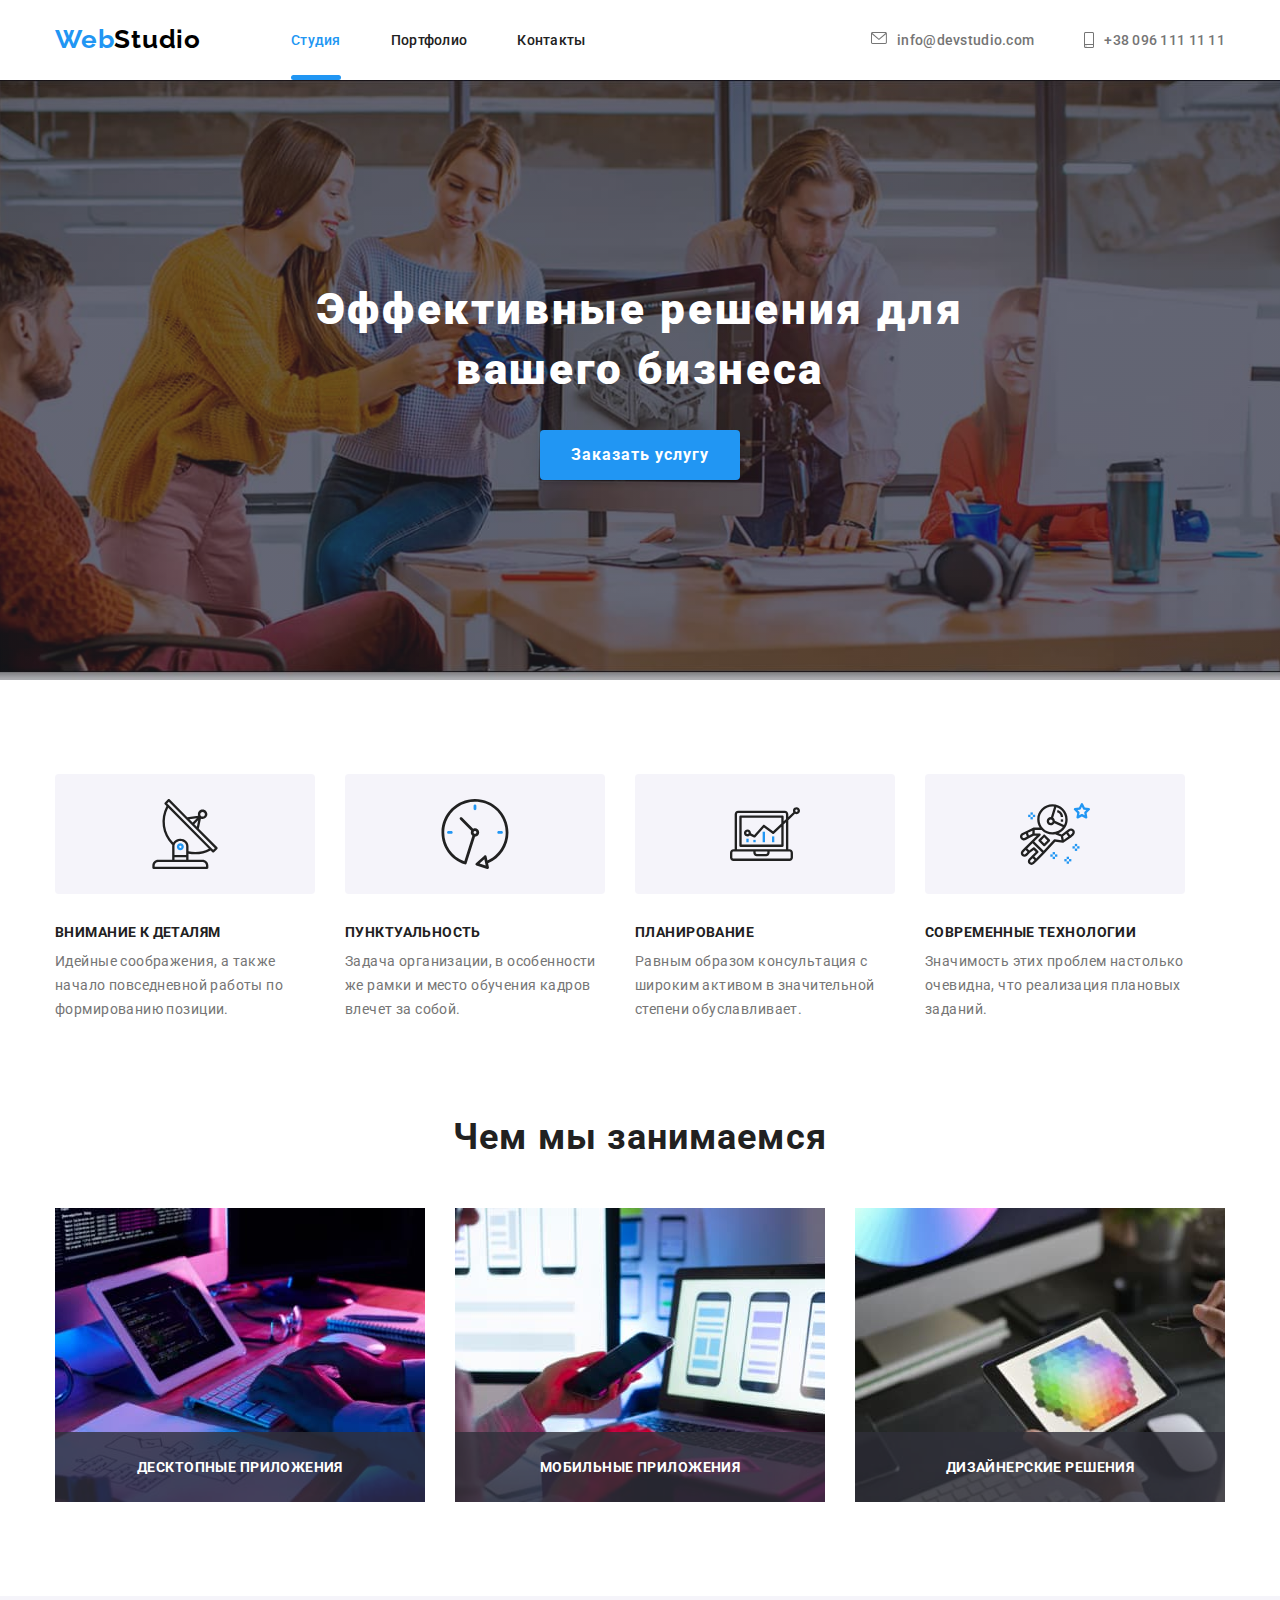
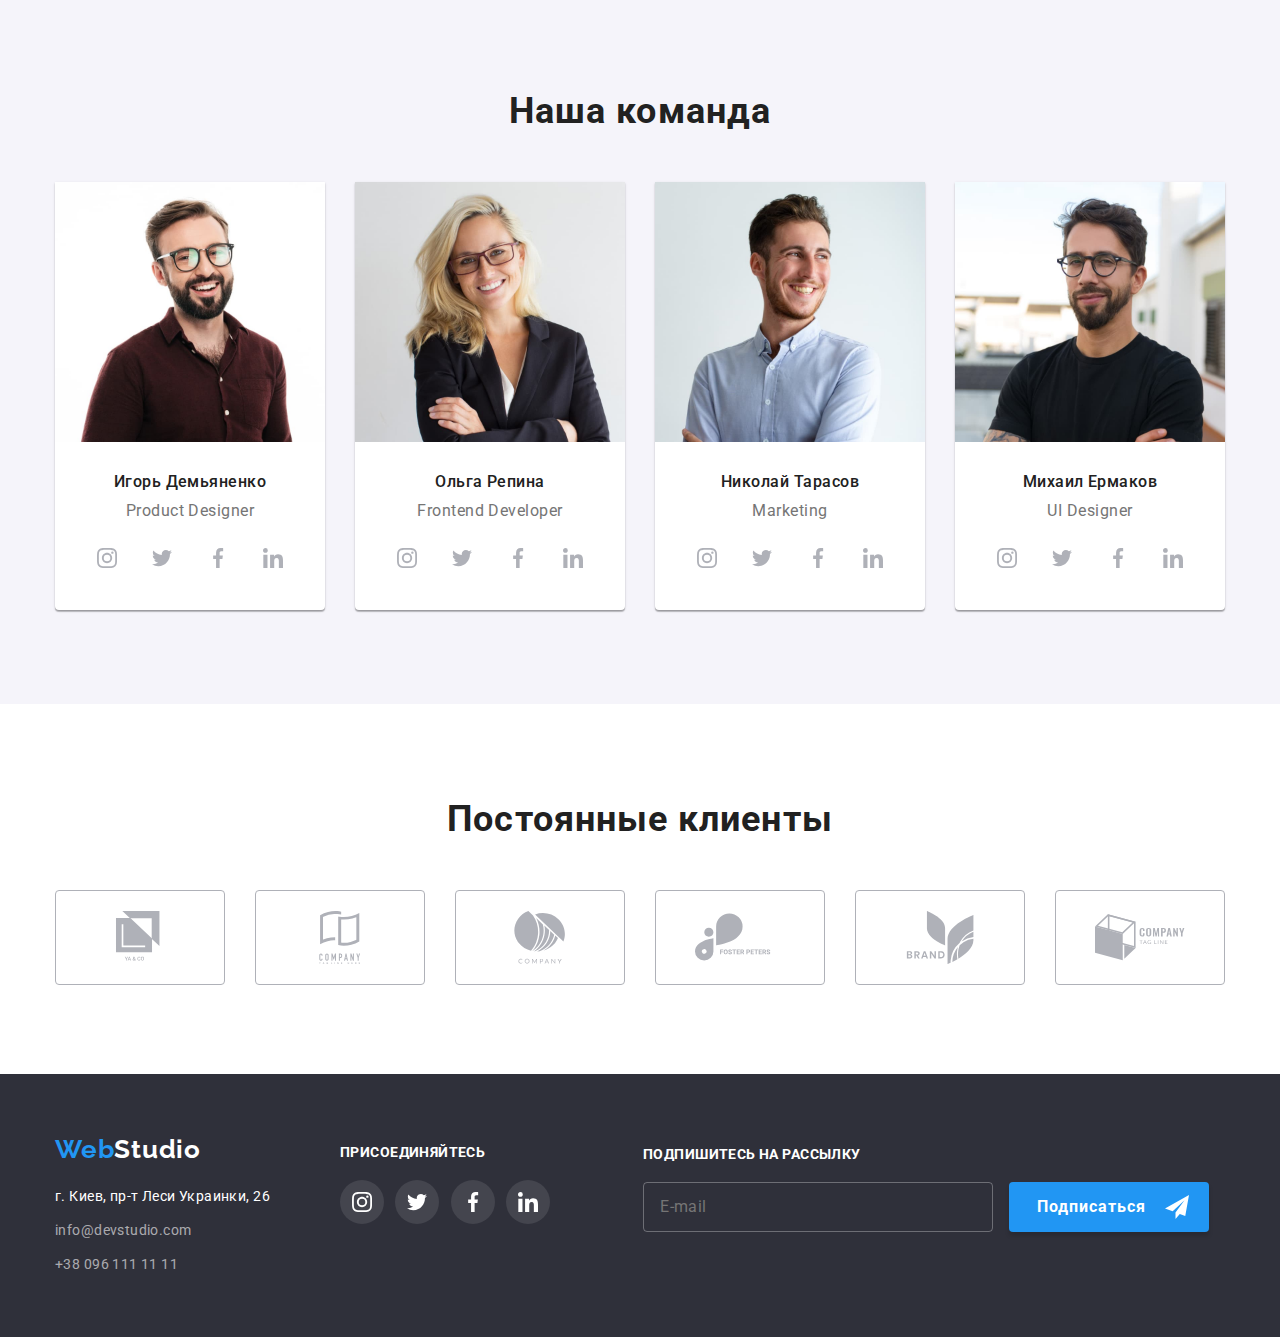
<file: index.html>
<!DOCTYPE html>
<html lang="ru">
  <head>
    <meta charset="UTF-8" />
    <meta name="viewport" content="width=device-width, initial-scale=1.0" />
    <title>Web Studio</title>
    <link
      href="https://fonts.googleapis.com/css2?family=Raleway:wght@700&family=Roboto:wght@400;500;700;900&display=swap"
      rel="stylesheet"
    />
    <link
      rel="stylesheet"
      href="https://cdnjs.cloudflare.com/ajax/libs/modern-normalize/1.0.0/modern-normalize.css"
    />
    <link rel="stylesheet" href="./css/styles.css" />
  </head>

  <body>
    <!--header-->
    <header class="header">
      <div class="container">
        <nav class="navigation">
          <a
            class="logo link"
            href="./index.html"
            aria-label="логотип веб студии"
            ><span class="logo-accent">Web</span>Studio</a
          >

          <ul class="navigation-list list">
            <li class="navigation-list-item">
              <a class="navigation-list-link link current" href="">Студия</a>
            </li>
            <li class="navigation-list-item">
              <a class="navigation-list-link link" href="./portfolio.html"
                >Портфолио</a
              >
            </li>
            <li class="navigation-list-item">
              <a class="navigation-list-link link" href="">Контакты</a>
            </li>
          </ul>
        </nav>

        <ul class="address list">
          <li class="address-mail-item">
            <a class="address-mail-link link" href="mailto:info@devstudio.com">
              <svg class="icon-mail" width="16px" height="12px">
                <use href="./image/icon/sprite.svg#icon-envelope"></use>
              </svg>
              info@devstudio.com</a
            >
          </li>
          <li class="address-tel-item">
            <a class="address-tel-link link" href="tel:+380961111111">
              <svg class="icon-tel" width="10px" height="16px">
                <use href="./image/icon/sprite.svg#icon-smartphone"></use>
              </svg>
              +38 096 111 11 11</a
            >
          </li>
        </ul>
      </div>
    </header>

    <main>
      <!--hero-->
      <section class="hero overlay">
        <div class="container">
          <h1 class="hero-title">Эффективные решения для вашего бизнеса</h1>
          <button class="modal-btn" type="button" data-modal-open>Заказать услугу</button>
        </div>
      </section>

      <!--advantages-->

      <section class="advantages">
        <div class="container">
          <h2 class="visually-hidden">Преимущества веб студии</h2>

          <ul class="advantages-list list">
            <li class="advantages-list-item icone-antenna-1">
              <h3 class="advantages-title">Внимание к деталям</h3>
              <p class="description">
                Идейные соображения, а также начало повседневной работы по
                формированию позиции.
              </p>
            </li>
            <li class="advantages-list-item icone-clock-2">
              <h3 class="advantages-title">Пунктуальность</h3>
              <p class="description">
                Задача организации, в особенности же рамки и место обучения
                кадров влечет за собой.
              </p>
            </li>
            <li class="advantages-list-item icone-diagram-3">
              <h3 class="advantages-title">Планирование</h3>
              <p class="description">
                Равным образом консультация с широким активом в значительной
                степени обуславливает.
              </p>
            </li>
            <li class="advantages-list-item icone-astronaut-4">
              <h3 class="advantages-title">Современные технологии</h3>
              <p class="description">
                Значимость этих проблем настолько очевидна, что реализация
                плановых заданий.
              </p>
            </li>
          </ul>
        </div>
      </section>

      <!--about us-->

      <section class="about-us">
        <div class="container">
          <h2 class="title">Чем мы занимаемся</h2>
          <ul class="about-us-list list">
            <li class="about-us-list-item">
              <img
                class="about-us-list-img"
                src="./image/about-us/about-us-1.jpg"
                alt="разработчик пишет код программирования"
                width="370"
                height="294"
              />
              <div class="about-us-overlay">
                <p class="about-us-overlay-title">Десктопные приложения</p>
              </div>
            </li>

            <li class="about-us-list-item">
              <img
                class="about-us-list-img"
                src="./image/about-us/about-us-2.jpg"
                alt="разработчик создает настройки для телефона"
                width="370"
                height="294"
              />
              <div class="about-us-overlay">
                <p class="about-us-overlay-title">Мобильные приложения</p>
              </div>
            </li>

            <li class="about-us-list-item">
              <img
                class="about-us-list-img"
                src="./image/about-us/about-us-3.jpg"
                alt="выбирается палитра цветов"
                width="370"
                height="294"
              />
              <div class="about-us-overlay">
                <p class="about-us-overlay-title">Дизайнерские решения</p>
              </div>
            </li>
          </ul>
        </div>
      </section>

      <!--team-->
      <section class="team">
        <div class="container">
          <h2 class="title">Наша команда</h2>
          <ul class="team-list list">
            <li class="team-list-item">
              <img
                class="team-list-img"
                src="./image/team/team-1.jpg"
                alt="смеющийся парень в очках"
                width="270"
                height="260"
              />
              <div class="container-description">
                <h3 class="team-title">Игорь Демьяненко</h3>
                <p class="team-description" lang="en">Product Designer</p>

                <ul class="team-social-list list">
                  <li class="team-social-list_item">
                    <a
                      href=""
                      class="team-social-list_item-link team-social-list_item-link_instagram"
                    >
                      <svg>
                        <use href="./image/icon/sprite.svg#icon-instagram"></use>
                      </svg>
                    </a>
                  </li>

                  <li class="team-social-list_item">
                    <a
                      href=""
                      class="team-social-list_item-link team-social-list_item-link_twitter"
                    >
                      <svg>
                        <use href="./image/icon/sprite.svg#icon-twitter"></use>
                      </svg>
                    </a>
                  </li>

                  <li class="team-social-list_item">
                    <a
                      href=""
                      class="team-social-list_item-link team-social-list_item-link_facebook"
                    >
                      <svg>
                        <use href="./image/icon/sprite.svg#icon-facebook"></use>
                      </svg>
                    </a>
                  </li>

                  <li class="team-social-list_item">
                    <a
                      href=""
                      class="team-social-list_item-link team-social-list_item-link_linkedin"
                    >
                      <svg>
                        <use href="./image/icon/sprite.svg#icon-linkedin"></use>
                      </svg>
                    </a>
                  </li>
                </ul>
              </div>
            </li>

            <li class="team-list-item">
              <img
                class="team-list-img"
                src="./image/team/team-2.jpg"
                alt="светлая радостная девушка"
                width="270"
                height="260"
              />
              <div class="container-description">
                <h3 class="team-title">Ольга Репина</h3>
                <p class="team-description" lang="en">Frontend Developer</p>

                <ul class="team-social-list list">
                  <li class="team-social-list_item">
                    <a href="" class="team-social-list_item-link team-social-list_item-link_instagram">
                      <svg>
                        <use href="./image/icon/sprite.svg#icon-instagram"></use>
                      </svg>
                    </a>
                  </li>
                
                  <li class="team-social-list_item">
                    <a href="" class="team-social-list_item-link team-social-list_item-link_twitter">
                      <svg>
                        <use href="./image/icon/sprite.svg#icon-twitter"></use>
                      </svg>
                    </a>
                  </li>
                
                  <li class="team-social-list_item">
                    <a href="" class="team-social-list_item-link team-social-list_item-link_facebook">
                      <svg>
                        <use href="./image/icon/sprite.svg#icon-facebook"></use>
                      </svg>
                    </a>
                  </li>
                
                  <li class="team-social-list_item">
                    <a href="" class="team-social-list_item-link team-social-list_item-link_linkedin">
                      <svg>
                        <use href="./image/icon/sprite.svg#icon-linkedin"></use>
                      </svg>
                    </a>
                  </li>
                </ul>
              </div>
            </li>

            <li class="team-list-item">
              <img
                class="team-list-img"
                src="./image/team/team-3.jpg"
                alt="улыбающийся парень"
                width="270"
                height="260"
              />
              <div class="container-description">
                <h3 class="team-title">Николай Тарасов</h3>
                <p class="team-description" lang="en">Marketing</p>

                <ul class="team-social-list list">
                  <li class="team-social-list_item">
                    <a href="" class="team-social-list_item-link team-social-list_item-link_instagram">
                      <svg>
                        <use href="./image/icon/sprite.svg#icon-instagram"></use>
                      </svg>
                    </a>
                  </li>
                
                  <li class="team-social-list_item">
                    <a href="" class="team-social-list_item-link team-social-list_item-link_twitter">
                      <svg>
                        <use href="./image/icon/sprite.svg#icon-twitter"></use>
                      </svg>
                    </a>
                  </li>
                
                  <li class="team-social-list_item">
                    <a href="" class="team-social-list_item-link team-social-list_item-link_facebook">
                      <svg>
                        <use href="./image/icon/sprite.svg#icon-facebook"></use>
                      </svg>
                    </a>
                  </li>
                
                  <li class="team-social-list_item">
                    <a href="" class="team-social-list_item-link team-social-list_item-link_linkedin">
                      <svg>
                        <use href="./image/icon/sprite.svg#icon-linkedin"></use>
                      </svg>
                    </a>
                  </li>
                </ul>
              </div>
            </li>

            <li class="team-list-item">
              <img
                class="team-list-img"
                src="./image/team/team-4.jpg"
                alt="парень в очках"
                width="270"
                height="260"
              />
              <div class="container-description">
                <h3 class="team-title">Михаил Ермаков</h3>
                <p class="team-description" lang="en">UI Designer</p>

                <ul class="team-social-list list">
                  <li class="team-social-list_item">
                    <a href="" class="team-social-list_item-link team-social-list_item-link_instagram">
                      <svg>
                        <use href="./image/icon/sprite.svg#icon-instagram"></use>
                      </svg>
                    </a>
                  </li>
                
                  <li class="team-social-list_item">
                    <a href="" class="team-social-list_item-link team-social-list_item-link_twitter">
                      <svg>
                        <use href="./image/icon/sprite.svg#icon-twitter"></use>
                      </svg>
                    </a>
                  </li>
                
                  <li class="team-social-list_item">
                    <a href="" class="team-social-list_item-link team-social-list_item-link_facebook">
                      <svg>
                        <use href="./image/icon/sprite.svg#icon-facebook"></use>
                      </svg>
                    </a>
                  </li>
                
                  <li class="team-social-list_item">
                    <a href="" class="team-social-list_item-link team-social-list_item-link_linkedin">
                      <svg>
                        <use href="./image/icon/sprite.svg#icon-linkedin"></use>
                      </svg>
                    </a>
                  </li>
                </ul>
              </div>
            </li>
          </ul>
        </div>
      </section>

      <!--clients-->
      <section class="client">
        <div class="container">
          <h2 class="title">Постоянные клиенты</h2>
          <ul class="client-list list">
            <li class="client-list-item">
              <a href="" class="client-list-item-link link">
                <svg>
                  <use href="./image/icon/sprite.svg#icon-logo-1"></use>
                </svg>
              </a>
            </li>
            <li class="client-list-item">
              <a href="" class="client-list-item-link link">
                <svg>
                  <use href="./image/icon/sprite.svg#icon-logo-2"></use>
                </svg>
              </a>
            </li>
            <li class="client-list-item">
              <a href="" class="client-list-item-link link">
                <svg>
                  <use href="./image/icon/sprite.svg#icon-logo-3"></use>
                </svg>
              </a>
            </li>
            <li class="client-list-item">
              <a href="" class="client-list-item-link link">
                <svg>
                  <use href="./image/icon/sprite.svg#icon-logo-4"></use>
                </svg>
              </a>
            </li>
            <li class="client-list-item">
              <a href="" class="client-list-item-link link">
                <svg>
                  <use href="./image/icon/sprite.svg#icon-logo-5"></use>
                </svg>
              </a>
            </li>
            <li class="client-list-item">
              <a href="" class="client-list-item-link link">
                <svg>
                  <use href="./image/icon/sprite.svg#icon-logo-6"></use>
                </svg>
              </a>
            </li>
          </ul>
        </div>
      </section>
    </main>

    <!--footer-->
    <footer class="footer">
      <div class="container">
        <div class="footer-contact">
          <a
            class="footer-logo link"
            href="./index.html"
            aria-label="логотип веб студии"
          >
            <span class="logo-accent">Web</span>Studio</a
          >

          <!--contact-->
          <address class="contact">
            <a
              class="contact-location link"
              href="https://goo.gl/maps/rzDHPg4yRLRTKpAv9"
              target="_blank"
              >г. Киев, пр-т Леси Украинки, 26</a
            >
            <a class="contact-link link" href="mailto:info@devstudio.com"
              >info@devstudio.com</a
            >
            <a class="contact-link tel link" href="tel:+380961111111"
              >+38 096 111 11 11</a
            >
          </address>
        </div>

        <!--social footer-->
        <div class="social-footer">
          <b class="footer-title">присоединяйтесь</b>
          <ul class="social-list list">
            <li class="social-list_item">
              <a
                href="#"
                class="social-list_item-link social-list_item-link_instagram"
              >
                <svg>
                  <use href="./image/icon/sprite.svg#icon-instagram"></use>
                </svg>
              </a>
            </li>
            <li class="social-list_item">
              <a
                href="#"
                class="social-list_item-link social-list_item-link_twitter"
              >
                <svg>
                  <use href="./image/icon/sprite.svg#icon-twitter"></use>
                </svg>
              </a>
            </li>
            <li class="social-list_item">
              <a
                href="#"
                class="social-list_item-link social-list_item-link_facebook"
              >
                <svg>
                  <use href="./image/icon/sprite.svg#icon-facebook"></use>
                </svg>
              </a>
            </li>
            <li class="social-list_item">
              <a
                href="#"
                class="social-list_item-link social-list_item-link_linkedin"
              >
                <svg>
                  <use href="./image/icon/sprite.svg#icon-linkedin"></use>
                </svg>
              </a>
            </li>
          </ul>
        </div>

        <!--subscription-->
         <div class="subscription">
           <b class="footer-title">Подпишитесь на рассылку</b>
            <form action="#" class="subscription-form">
              <input type="email" class="subscription-form-input" placeholder="E-mail">
              <button type="submit" class="subscription-form-button">Подписаться
                <svg width="24" height="24" class="subscription-form-button-svg">
                  <use href="./image/icon/sprite.svg#icon-aircraft"></use>
                </svg>
              </button>
            </form>
        </div>

      </div>
    </footer>

    <!--backdrop-->
    <div class="backdrop is-hidden" data-modal>
      <div class="modal">
        <button type="button" class="close-btn" data-modal-close>
          <svg width="18" height="18" class="close-btn-svg">
            <use href="./image/icon/sprite.svg#icon-close"></use>
          </svg>
        </button>
        <h2 class="modal-title">Оставьте свои данные, мы вам перезвоним</h2>
        
        <form action="#" class="modal-form">

          <label class="modal-form-field">Имя*
            <span class="modal-form-field-wrapper">
              <input type="text" name="user-name" class="modal-form-input" required>
              <svg width="12" height="12" class="modal-form-svg-icon">
                <use href="./image/icon/sprite.svg#icon-person"></use>
              </svg>
            </span>
          </label>

         <label class="modal-form-field">Телефон*
           <span class="modal-form-field-wrapper">
             <input type="tel" name="user-phone" class="modal-form-input" required>
             <svg width="12" height="12" class="modal-form-svg-icon">
               <use href="./image/icon/sprite.svg#icon-phone"></use>
             </svg>
           </span>
         </label>

          <label class="modal-form-field">Почта*
            <span class="modal-form-field-wrapper">
              <input type="email" name="user-email" class="modal-form-input" required>
              <svg width="12" height="12" class="modal-form-svg-icon">
                <use href="./image/icon/sprite.svg#icon-email"></use>
              </svg>
            </span>
         </label>

         <label class="modal-form-field">Комментарий
           <textarea name="user-message" cols="30" rows="10" class="modal-form-message" placeholder="Введите комментарий"></textarea>
         </label>

          <input type="checkbox" name="user-polisy" value="accept-policy" id="check-policy" class="modal-form-policy visually-hidden">
          <label for="check-policy" class="modal-form-policy-label">
            Соглашаюсь с рассылкой и принимаю 
            <a href="">Условия договора</a>
          </label>

          <button type="submit" class="modal-form-btn">Отправить</button>
        </form>
      </div>
    </div>

    <script src="./js/modal.js"></script>

  </body>
</html>
</file>
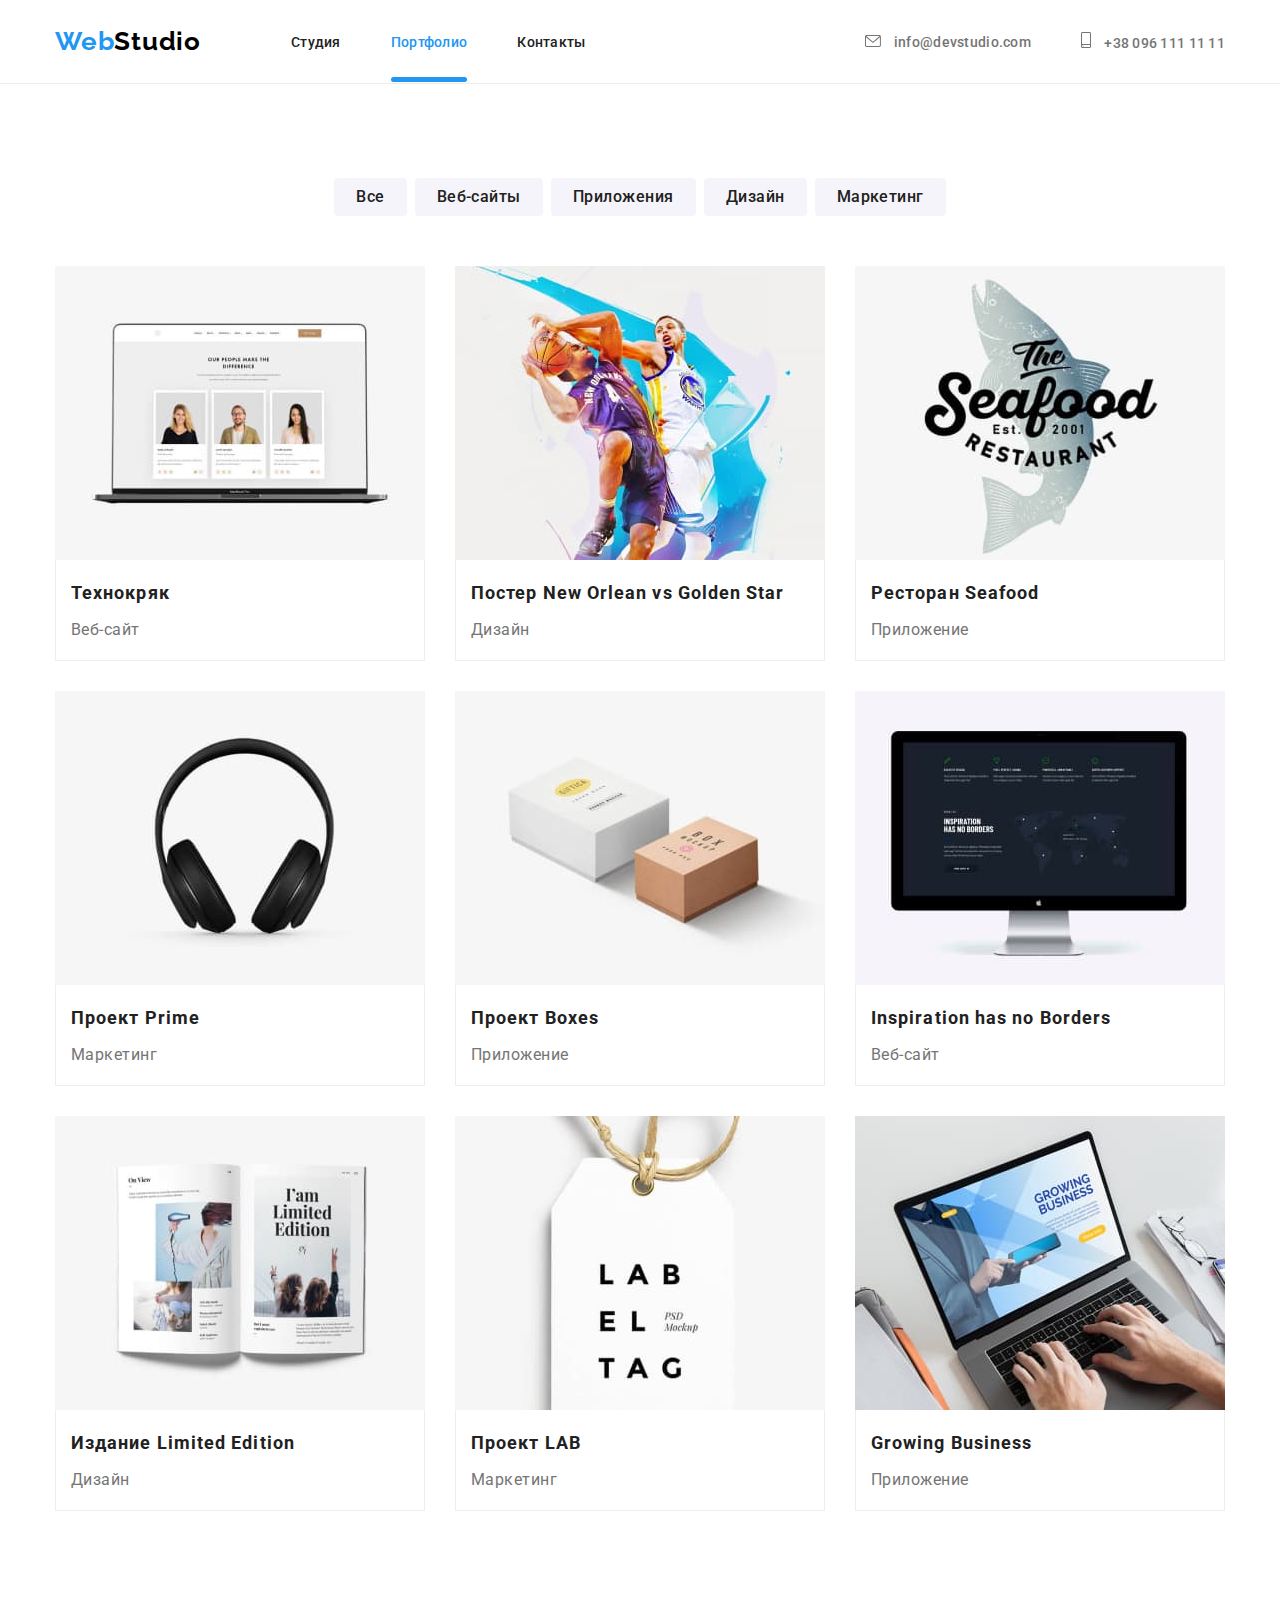
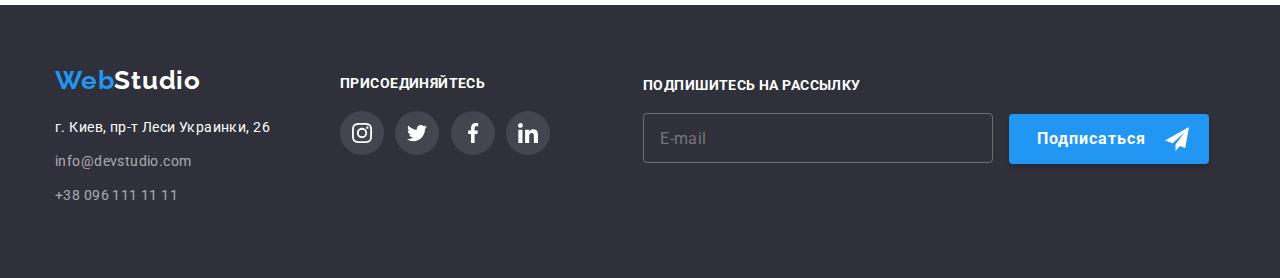
<file: portfolio.html>
<!DOCTYPE html>
<html lang="ru">
  <head>
    <meta charset="UTF-8" />
    <meta name="viewport" content="width=device-width, initial-scale=1.0" />
    <title>Portfolio</title>
    <link
      href="https://fonts.googleapis.com/css2?family=Raleway:wght@700&family=Roboto:wght@400;500;700&display=swap"
      rel="stylesheet"
    />
    <link
      rel="stylesheet"
      href="https://cdnjs.cloudflare.com/ajax/libs/modern-normalize/1.0.0/modern-normalize.css"
    />
    <link rel="stylesheet" href="./css/portfolio.css" />

  </head>

  <body>
    <!--header-->
    <header class="header">
      <div class="container">
        <nav class="navigation">
          <a
            class="logo link"
            href="./index.html"
            aria-label="логотип веб студии"
            ><span class="logo-accent">Web</span>Studio</a
          >

          <ul class="navigation-list list">
            <li class="navigation-list-item">
              <a class="navigation-list-link link" href="./index.html"
                >Студия</a
              >
            </li>
            <li class="navigation-list-item">
              <a
                class="navigation-list-link current link"
                href="./portfolio.html"
                >Портфолио</a
              >
            </li>
            <li class="navigation-list-item">
              <a class="navigation-list-link link" href="">Контакты</a>
            </li>
          </ul>
        </nav>

        <ul class="address list">
          <li class="address-mail-item">
            <a class="address-mail-link link" href="mailto:info@devstudio.com"
              >
              <svg class="icon-mail" width="16px" height="12px">
                <use href="./image/icon/sprite.svg#icon-envelope"></use>
              </svg>
              info@devstudio.com</a
            >
          </li>
          <li class="address-tel-item">
            <a class="address-tel-link link" href="tel:+380961111111"
              >
              <svg class="icon-tel" width="10px" height="16px">
                <use href="./image/icon/sprite.svg#icon-smartphone"></use>
              </svg>
              +38 096 111 11 11</a
            >
          </li>
        </ul>
      </div>
    </header>

    <main class="container main">
      <!--Our projects-->
      <section class="our-projects">
        <ul class="our-projects-list list">
          <li class="our-projects-item">
            <button class="modal-btn" type="button">Все</button>
          </li>
          <li class="our-projects-item">
            <button class="modal-btn" type="button">Веб-сайты</button>
          </li>
          <li class="our-projects-item">
            <button class="modal-btn" type="button">Приложения</button>
          </li>
          <li class="our-projects-item">
            <button class="modal-btn" type="button">Дизайн</button>
          </li>
          <li class="our-projects-item">
            <button class="modal-btn" type="button">Маркетинг</button>
          </li>
        </ul>

        <!--all projects-->
        <ul class="projects-list list">
          <li class="projects-list-item">
            <a class="projects-list-link link" href="">
              <img
                class="projects-img"
                src="./image/all-products/all-products1.jpg"
                alt="на экране ноутбук фото людей"
                width="370"
                height="294"
              />
              <div class="prodjects-overlay">
                <p class="projects-overlay-title">Технокряк это современная площадка распространения коронавируса. Компании используют эту платформу для цифрового
                шпионажа и атак на защищённые сервера конкурентов.</p>
              </div>
              
              <div class="projects-deskription">
                <h2 class="projects-title">Технокряк</h2>
                <p class="description">Веб-сайт</p>
              </div>
            </a>
          </li>

          <li class="projects-list-item">
            <a class="projects-list-link link" href="">
              <img
                class="projects-img"
                src="./image/all-products/all-products2.jpg"
                alt="два баскетболиста с мячем"
                width="370"
                height="294"
              />
              <div class="prodjects-overlay">
                <p class="projects-overlay-title">Технокряк это современная площадка распространения коронавируса. Компании используют
                  эту платформу для цифрового
                  шпионажа и атак на защищённые сервера конкурентов.</p>
              </div>
              <div class="projects-deskription">
                <h2 class="projects-title" lang="en">
                  Постер New Orlean vs Golden Star
                </h2>
                <p class="description">Дизайн</p>
              </div>
            </a>
          </li>

          <li class="projects-list-item">
            <a class="projects-list-link link" href="">
              <img
                class="projects-img"
                src="./image/all-products/all-products3.jpg"
                alt="эмблема ресторана в виде рыбы"
                width="370"
                height="294"
              />
              <div class="prodjects-overlay">
                <p class="projects-overlay-title">Технокряк это современная площадка распространения коронавируса. Компании используют
                  эту платформу для цифрового
                  шпионажа и атак на защищённые сервера конкурентов.</p>
              </div>
              <div class="projects-deskription">
                <h2 class="projects-title" lang="en">Ресторан Seafood</h2>
                <p class="description">Приложение</p>
              </div>
            </a>
          </li>

          <li class="projects-list-item">
            <a class="projects-list-link link" href="">
              <img
                class="projects-img"
                src="./image/all-products/all-products4.jpg"
                alt="наушники"
                width="370"
                height="294"
              />
              <div class="prodjects-overlay">
                <p class="projects-overlay-title">Технокряк это современная площадка распространения коронавируса. Компании используют
                  эту платформу для цифрового
                  шпионажа и атак на защищённые сервера конкурентов.</p>
              </div>
              <div class="projects-deskription">
                <h2 class="projects-title" lang="en">Проект Prime</h2>
                <p class="description">Маркетинг</p>
              </div>
            </a>
          </li>

          <li class="projects-list-item">
            <a class="projects-list-link link" href="">
              <img
                class="projects-img"
                src="./image/all-products/all-products5.jpg"
                alt="две коробки розовая и белая"
                width="370"
                height="294"
              />
              <div class="prodjects-overlay">
                <p class="projects-overlay-title">Технокряк это современная площадка распространения коронавируса. Компании используют
                  эту платформу для цифрового
                  шпионажа и атак на защищённые сервера конкурентов.</p>
              </div>
              <div class="projects-deskription">
                <h2 class="projects-title" lang="en">Проект Boxes</h2>
                <p class="description">Приложение</p>
              </div>
            </a>
          </li>

          <li class="projects-list-item">
            <a class="projects-list-link link" href="">
              <img
                class="projects-img"
                src="./image/all-products/all-products6.jpg"
                alt="экран компьютера"
                width="370"
                height="294"
              />
              <div class="prodjects-overlay">
                <p class="projects-overlay-title">Технокряк это современная площадка распространения коронавируса. Компании используют
                  эту платформу для цифрового
                  шпионажа и атак на защищённые сервера конкурентов.</p>
              </div>
              <div class="projects-deskription">
                <h2 class="projects-title" lang="en">
                  Inspiration has no Borders
                </h2>
                <p class="description">Веб-сайт</p>
              </div>
            </a>
          </li>

          <li class="projects-list-item">
            <a class="projects-list-link link" href="">
              <img
                class="projects-img"
                src="./image/all-products/all-products7.jpg"
                alt="глянцевый журнал"
                width="370"
                height="294"
              />
              <div class="prodjects-overlay">
                <p class="projects-overlay-title">Технокряк это современная площадка распространения коронавируса. Компании используют
                  эту платформу для цифрового
                  шпионажа и атак на защищённые сервера конкурентов.</p>
              </div>
              <div class="projects-deskription">
                <h2 class="projects-title" lang="en">
                  Издание Limited Edition
                </h2>
                <p class="description">Дизайн</p>
              </div>
            </a>
          </li>

          <li class="projects-list-item">
            <a class="projects-list-link link" href="">
              <img
                class="projects-img"
                src="./image/all-products/all-products8.jpg"
                alt="эмблема в виде этиектки"
                width="370"
                height="294"
              />
              <div class="prodjects-overlay">
                <p class="projects-overlay-title">Технокряк это современная площадка распространения коронавируса. Компании используют
                  эту платформу для цифрового
                  шпионажа и атак на защищённые сервера конкурентов.</p>
              </div>
              <div class="projects-deskription">
                <h2 class="projects-title" lang="en">Проект LAB</h2>
                <p class="description">Маркетинг</p>
              </div>
            </a>
          </li>

          <li class="projects-list-item">
            <a class="projects-list-link link" href="">
              <img
                class="projects-img"
                src="./image/all-products/all-products9.jpg"
                alt="человек ратотающий за ноутбуком"
                width="370"
                height="294"
              />
              <div class="prodjects-overlay">
                <p class="projects-overlay-title">Технокряк это современная площадка распространения коронавируса. Компании используют
                  эту платформу для цифрового
                  шпионажа и атак на защищённые сервера конкурентов.</p>
              </div>
              <div class="projects-deskription">
                <h2 class="projects-title" lang="en">Growing Business</h2>
                <p class="description">Приложение</p>
              </div>
            </a>
          </li>
        </ul>
      </section>
    </main>

    <!--footer-->
    <footer class="footer">
      <div class="container">
        <div class="footer-contact">
         <a
          class="footer-logo link"
          href="./index.html"
          aria-label="логотип веб студии"
        >
          <span class="logo-accent">Web</span>Studio</a
        >

        <address class="contact link">
          <a
            class="contact-location link"
            href="https://goo.gl/maps/rzDHPg4yRLRTKpAv9"
            target="_blank"
            >г. Киев, пр-т Леси Украинки, 26</a
          >
          <a class="contact-link link" href="mailto:info@devstudio.com"
            >info@devstudio.com</a
          >
          <a class="contact-link link" href="tel:+380961111111"
            >+38 096 111 11 11</a
          >
        </address> 
        </div>

        <div class="social-footer">
          <b class="footer-title">присоединяйтесь</b>
          <ul class="social-list list">
            <li class="social-list_item">
              <a href="#" class="social-list_item-link social-list_item-link_instagram">
                <svg>
                  <use href="./image/icon/sprite.svg#icon-instagram"></use>
                </svg>
              </a>
            </li>
            <li class="social-list_item">
              <a href="#" class="social-list_item-link social-list_item-link_twitter">
                <svg>
                  <use href="./image/icon/sprite.svg#icon-twitter"></use>
                </svg>
              </a>
            </li>
            <li class="social-list_item">
              <a href="#" class="social-list_item-link social-list_item-link_facebook">
                <svg>
                  <use href="./image/icon/sprite.svg#icon-facebook"></use>
                </svg>
              </a>
            </li>
            <li class="social-list_item">
              <a href="#" class="social-list_item-link social-list_item-link_linkedin">
                <svg>
                  <use href="./image/icon/sprite.svg#icon-linkedin"></use>
                </svg>
              </a>
            </li>
          </ul>
        </div>

        <!--subscription-->
        <div class="subscription">
          <b class="footer-title">Подпишитесь на рассылку</b>
          <form action="#" class="subscription-form">
            <input type="email" class="subscription-form-input" placeholder="E-mail">
            <button type="submit" class="subscription-form-button">Подписаться
              <svg width="24" height="24" class="subscription-form-button-svg">
                <use href="./image/icon/sprite.svg#icon-aircraft"></use>
              </svg>
            </button>
          </form>
        </div>

      </div>
    </footer>
  </body>
</html>
</file>
<file: css/styles.css>
:root {
  --main-font: "Roboto", sans-serif;
  --secondary-font: "Raleway", sans-serif;
  --logo-color: #000000;
  --accent-color: #2196f3;
  --secondary-color: #ffffff;
  --title-color: #212121;
  --description-color: #757575;
  --background-secondary: #2f303a;
  --bacground-team: #f5f4fa;
  --contact-color: rgba(255, 255, 255, 0.6);
}

*,
*::before,
*::after {
  margin: 0;
  padding: 0;
}

body {
  font-family: var(--main-font);
}

.visually-hidden {
  position: absolute !important;
  clip: rect(1px 1px 1px 1px); /* IE6, IE7 */
  clip: rect(1px, 1px, 1px, 1px);
  padding: 0 !important;
  border: 0 !important;
  height: 1px !important;
  width: 1px !important;
  overflow: hidden;
}

.list {
  list-style: none;
}

.link {
  text-decoration: none;
}

.address {
  font-style: normal;
}

img {
  display: block;
}

.container {
  width: 1200px;
  margin: 0 auto;
  padding: 0 15px;
}

input {
  font-family: inherit;
}

/*===========COMPONENTS===========*/
.logo-accent {
  color: var(--accent-color);
}

.title {
  font-weight: 700;
  font-size: 36px;
  line-height: 1.167;
  text-align: center;
  letter-spacing: 0.03em;
  color: var(--title-color);

  margin-bottom: 50px;
}
/*=========== END COMPONENTS===========*/

/*===========HEADER===========*/
.header .container {
  display: flex;
  align-items: center;
}

.navigation {
  display: flex;
  align-items: center;
}

.navigation-list {
  display: flex;
  align-items: center;
}

.address {
  display: flex;
}

.navigation-list-item:not(:last-child) {
  margin-right: 50px;
}

.header .address {
  margin-left: auto;
}

.header .address-mail-item {
  margin-right: 50px;
}

.logo {
  margin-right: 90px;
  display: block;
  padding-top: 24px;
  padding-bottom: 25px;

  font-family: var(--secondary-font);
  font-weight: 700;
  font-size: 26px;
  line-height: 1.192;
  letter-spacing: 0.03em;
  color: var(--logo-color);
}

.navigation-list-link {
  display: block;
  padding-top: 32px;
  padding-bottom: 32px;

  font-weight: 500;
  font-size: 14px;
  line-height: 1.143;
  letter-spacing: 0.02em;
  color: var(--title-color);
  transition: color 250ms cubic-bezier(0.4, 0, 0.2, 1);
}

.navigation-list-item {
  position: relative;
}
.current::after {
  content: "";
  display: block;
  height: 5px;
  width: 100%;
  left: 0;
  bottom: 0;
  position: absolute;
  border-radius: 4px;
  background-color: var(--accent-color);
}

.navigation-list .navigation-list-link.current {
  color: var(--accent-color);
}

.navigation-list-link:hover,
.navigation-list-link:focus,
.address-mail-link:hover,
.address-mail-link:focus,
.address-tel-link:hover,
.address-tel-link:focus {
  color: var(--accent-color);
}

.address-mail-link,
.address-tel-link {
  display: inline-flex;
  padding-top: 32px;
  padding-bottom: 32px;

  font-weight: 500;
  font-size: 14px;
  line-height: 1.143;
  letter-spacing: 0.02em;
  color: var(--description-color);
  transition: color 250ms cubic-bezier(0.4, 0, 0.2, 1);
}

/* .address-mail-link::before {
  content: "";
  width: 16px;
  height: 12px;
  margin-right: 10px;
  background-image: url(../image/envelope.svg);
  background-size: contain;
}

.address-tel-link::before {
  content: "";
  width: 10px;
  height: 16px;
  margin-right: 10px;
  background-image: url(../image/smartphone.svg);
  background-size: contain;
} */

.icon-mail,
.icon-tel {
  margin-right: 10px;
  fill: var(--description-color);
  transition: fill 250ms cubic-bezier(0.4, 0, 0.2, 1);
}

.address-mail-link:hover svg,
.address-tel-link:hover svg {
  fill: var(--accent-color);
}
/*===========END HEADER===========*/

/*===========HERO===========*/
.hero {
  padding-top: 200px;
  padding-bottom: 200px;
  text-align: center;
  background: var(--background-secondary);
}

.overlay {
  max-width: 1600px;
  height: 600px;
  margin-left: auto;
  margin-right: auto;
  background-image: linear-gradient(
      to right,
      rgba(47, 48, 58, 0.4),
      rgba(47, 48, 58, 0.4)
    ),
    url(../image/overlay.jpg);

  background-size: cover;
  background-position: center;
}

.hero-title {
  margin: 0 auto;
  max-width: 650px;
  margin-bottom: 30px;

  font-weight: 900;
  font-size: 44px;
  line-height: 1.363;
  letter-spacing: 0.06em;
  color: var(--secondary-color);
}

.modal-btn,
.modal-form-btn {
  padding: 10px 20px;
  min-width: 200px;
  height: 50px;
  box-shadow: 0px 4px 4px rgba(0, 0, 0, 0.15);
  border-radius: 4px;
  border: inherit;

  font-family: Roboto;
  font-weight: 700;
  font-size: 16px;
  line-height: 1.875;
  letter-spacing: 0.06em;
  color: var(--secondary-color);
  background-color: var(--accent-color);
}
/*===========END HERO===========*/

/*===========ADVANTAGES===========*/
.advantages {
  padding-top: 94px;
  padding-bottom: 94px;
}
.advantages-list {
  display: flex;
}

.advantages-list-item:not(:last-child) {
  margin-right: 30px;
}

.advantages-title {
  padding-top: 30px;
  margin-bottom: 10px;
  font-weight: 700;
  font-size: 14px;
  line-height: 1.142;
  letter-spacing: 0.03em;
  text-transform: uppercase;
  color: var(--title-color);
}

.description {
  width: 260px;
  font-weight: 400;
  font-size: 14px;
  line-height: 1.714;
  letter-spacing: 0.03em;
  color: var(--description-color);
}

.advantages-list-item::before {
  display: block;
  content: "";
  height: 120px;
  background-size: content;
  background-position: center;
  background-repeat: no-repeat;
  background-color: var(--bacground-team);
  border-radius: 4px;
}

.icone-antenna-1::before {
  background-image: url(../image/advantages/antenna-1.svg);
}

.icone-clock-2::before {
  background-image: url(../image/advantages/clock-2.svg);
}

.icone-diagram-3::before {
  background-image: url(../image/advantages/diagram-3.svg);
}

.icone-astronaut-4::before {
  background-image: url(../image/advantages/astronaut-4.svg);
}
.advantages-icon {
  display: flex;
  background-color: var(--bacground-team);
}
.advantages-icon-item {
  width: 270px;
}

.advantages-icon-item:not(:last-child) {
  padding-right: 30px;
}
.advantages-icon {
  display: inline-flex;
  width: 255px;
  height: 120px;
  margin: 0 auto;
  background-color: var(--bacground-team);
}
.advantages-icon:not(:last-child) {
  margin-right: 30px;
}

.advantages-icon svg {
  width: 70px;
  height: 70px;
  background-size: contain;
  background-repeat: no-repeat;
  background-position: center;
}
/*===========END ADVANTAGES===========*/

/*===========ABOUT US===========*/
.about-us {
  padding-bottom: 94px;
}

.about-us-list {
  display: flex;
}

.about-us-list-item {
  width: 370px;
  position: relative;
}

.about-us-list-item:not(:last-child) {
  margin-right: 30px;
}

.about-us-overlay {
  position: absolute;
  left: 0;
  bottom: 0;
  width: 370px;
  height: 70px;
  background: rgba(47, 48, 58, 0.8);
  padding: 27px 75px;
}

.about-us-overlay-title {
  font-weight: 700;
  font-size: 14px;
  line-height: 1.142;
  text-align: center;
  letter-spacing: 0.03em;
  text-transform: uppercase;
  color: var(--secondary-color);
}
/*===========END ABOUT US===========*/

/*===========TEAM===========*/
.container-description {
  padding: 30px 30px;
}

.team-list {
  display: flex;
}

.team {
  background: var(--bacground-team);
  padding-top: 94px;
  padding-bottom: 94px;
}

.team-list-item:not(:last-child) {
  margin-right: 30px;
}

.team-list-item {
  box-shadow: 0px 1px 3px rgba(0, 0, 0, 0.12), 0px 1px 1px rgba(0, 0, 0, 0.14),
    0px 2px 1px rgba(0, 0, 0, 0.2);
  border-radius: 0px 0px 4px 4px;
  background-color: var(--secondary-color);
  width: 270px;
}

.team-title {
  margin-bottom: 10px;
  font-weight: 500;
  font-size: 16px;
  line-height: 1.187;
  text-align: center;
  letter-spacing: 0.03em;
  color: var(--title-color);
}

.team-description {
  font-weight: 400;
  font-size: 16px;
  line-height: 1.188;
  text-align: center;
  letter-spacing: 0.03em;
  color: var(--description-color);
  margin-bottom: 16px;
}

.team-social-list {
  display: flex;
  justify-content: space-between;
  width: 210px;
  margin: 0 auto;
}

.team-social-list_item-link {
  display: flex;
  align-items: center;
  justify-content: center;
  width: 44px;
  height: 44px;
  border-radius: 50%;
  transition: background 250ms cubic-bezier(0.4, 0, 0.2, 1);
}

.team-social-list_item:not(:last-child) {
  margin-right: 10px;
}

.team-social-list_item-link svg {
  width: 20px;
  height: 20px;
  fill: #afb1b8;
  transition: fill 250ms cubic-bezier(0.4, 0, 0.2, 1);
}

.team-social-list_item-link:hover svg,
.team-social-list_item-link:hover {
  fill: var(--secondary-color);
  background: var(--accent-color);
}
/*===========END TEAM===========*/

/*===========CLIENTS===========*/
.client {
  padding-top: 94px;
  padding-bottom: 94px;
}
.client-list {
  display: flex;
  justify-content: space-between;
  margin: 0 auto;
}

.client-list-item {
  width: 170px;
  height: 90px;
}

.client-list-item-link {
  display: flex;
  justify-content: center;
  padding-top: 20px;
  padding-bottom: 20px;
  border: 1px solid #afb1b8;
  box-sizing: border-box;
  border-radius: 4px;
  transition: border 250ms cubic-bezier(0.4, 0, 0.2, 1);
}

.client-list-item-link svg {
  width: 90px;
  height: 53px;
  fill: #afb1b8;
  transition: fill 250ms cubic-bezier(0.4, 0, 0.2, 1);
}

.client-list-item-link:hover svg {
  fill: var(--accent-color);
}
.client-list-item-link:hover {
  border: 1px solid var(--accent-color);
}
/*===========END CLIENTS===========*/

/*===========FOOTER===========*/
.contact {
  font-style: normal;
}

.footer {
  background-color: var(--background-secondary);
}

.footer-contact {
  padding-top: 60px;
  padding-bottom: 60px;
}

.contact-link:hover,
.contact-link:focus,
.contact-location:hover,
.contact-location:focus {
  color: var(--accent-color);
}

.footer-logo {
  display: block;
  margin-bottom: 20px;

  font-family: var(--secondary-font);
  font-weight: 700;
  font-size: 26px;
  line-height: 1.192;
  letter-spacing: 0.03em;
  color: var(--secondary-color);
}

.contact:not(:last-child) {
  margin-bottom: 10px;
}

.contact-location {
  display: block;
  margin-bottom: 10px;

  font-weight: 400;
  font-size: 14px;
  line-height: 1.714;
  letter-spacing: 0.03em;
  color: var(--secondary-color);
  transition: color 250ms cubic-bezier(0.4, 0, 0.2, 1);
}

.contact-link.tel {
  display: block;
  margin-bottom: 0;
}

.contact-link {
  display: block;
  margin-bottom: 10px;

  font-weight: 400;
  font-size: 14px;
  line-height: 1.714;
  letter-spacing: 0.03em;
  color: var(--contact-color);
  transition: color 250ms cubic-bezier(0.4, 0, 0.2, 1);
}

.footer .container {
  display: flex;
}

/* ==========SOCIAL============ */
.social-footer {
  padding: 70px 93px 100px 70px;
  min-width: 200px;
}

.footer-title {
  display: flex;
  font-weight: 700;
  font-size: 14px;
  line-height: 1.143;
  letter-spacing: 0.03em;
  text-transform: uppercase;
  color: var(--secondary-color);

  margin-bottom: 20px;
}

/*====sprite social list====*/
.social-list {
  display: flex;
  justify-content: space-between;
  width: 210px;
  margin: 0 auto;
}

.social-list_item-link {
  display: flex;
  align-items: center;
  justify-content: center;
  width: 44px;
  height: 44px;
  border-radius: 50%;
  background: rgba(255, 255, 255, 0.1);
  transition: background 250ms cubic-bezier(0.4, 0, 0.2, 1);
}

.social-list_item-link svg {
  width: 20px;
  height: 20px;
  fill: var(--secondary-color);
}

.social-list_item-link:hover {
  background: var(--accent-color);
}
/* ===========END SOCIAL===========*/

/* ===========SUBSCRIPTION===========*/
.subscription {
  padding-top: 72px;
  padding-bottom: 94px;
  min-width: 570px;
}

.subscription-form-input {
  width: 350px;
  height: 50px;
  margin-right: 12px;
  padding-left: 16px;

  border: 1px solid rgba(255, 255, 255, 0.3);
  border-radius: 4px;
  background-color: inherit;

  font-weight: 400;
  font-size: 16px;
  line-height: 1.25;
  align-items: center;
  letter-spacing: 0.03em;
  color: rgba(255, 255, 255, 0.6);
}

.subscription-form-button {
  position: relative;
  padding-left: 28px;

  width: 200px;
  height: 50px;

  background: var(--accent-color);
  box-shadow: 0px 4px 4px rgba(0, 0, 0, 0.15);
  border: inherit;
  border-radius: 4px;

  font-weight: 700;
  font-size: 16px;
  line-height: 1.875;
  align-items: center;
  text-align: start;
  letter-spacing: 0.06em;
  color: var(--secondary-color);
}
.subscription-form-button-svg {
  position: absolute;
  top: 50%;
  right: 20px;
  transform: translateY(-50%);
}

/* ===========END SUBSCRIPTION===========*/
/* ===========END FOOTER===========*/

/* ===========BACKDROP===========*/
.backdrop {
  position: fixed;
  top: 0;
  left: 0;

  width: 100%;
  height: 100%;
  background-color: rgba(0, 0, 0, 0.2);
}

.backdrop.is-hidden {
  opacity: 0;
  pointer-events: none;
}

.modal {
  position: absolute;
  top: 50%;
  left: 50%;
  transform: translate(-50%, -50%);

  height: 580px;
  width: 530px;
  background-color: #fff;
  transition: 250ms cubic-bezier(0.4, 0, 0.2, 1);
  padding: 40px;
}

.close-btn {
  position: absolute;
  top: 8px;
  right: 8px;
  width: 30px;
  height: 30px;
  background-color: #fff;

  border: 1px solid rgba(0, 0, 0, 0.1);
  box-sizing: border-box;
  border-radius: 50%;
  margin: 6px;
}

.close-btn-svg {
  position: absolute;
  top: 50%;
  right: 6px;
  transform: translateY(-50%);
}

.modal-title {
  margin-bottom: 12px;
  font-weight: 700;
  font-size: 20px;
  line-height: 1.15;
  text-align: center;
  letter-spacing: 0.03em;
  color: var(--title-color--);
}

.modal-form {
  display: flex;
  flex-direction: column;
}

.modal-form-btn {
  align-self: center;
}

.modal-form-field {
  font-weight: 400;
  font-size: 12px;
  line-height: 1.16;
  letter-spacing: 0.01em;
  color: #757575;
  margin-bottom: 10px;
}

.modal-form-field-wrapper {
  display: block;
  position: relative;
  margin-top: 4px;
}

.modal-form-input:focus,
.modal-form-message:focus {
  outline: none;
  border: 1px solid #2196f3;
  border-radius: 4px;
}

.modal-form-input:focus + .modal-form-svg-icon {
  fill: #2196f3;
}

.modal-form-input {
  display: block;
  padding-left: 40px;
  width: 100%;
  height: 40px;
  border: 1px solid rgba(33, 33, 33, 0.2);
  border-radius: 4px;
}

.modal-form-message {
  display: block;
  margin-top: 4px;
  margin-bottom: 10px;
  padding: 12px 16px;
  width: 100%;
  height: 120px;
  border: 1px solid rgba(33, 33, 33, 0.2);
  border-radius: 4px;
  resize: none;
}

.modal-form-policy {
  margin-bottom: 30px;
}

.modal-form-svg-icon {
  position: absolute;
  top: 50%;
  left: 12px;
  transform: translateY(-50%);
}

.modal-form-policy-label::before {
  display: inline-block;
  content: "";
  width: 16px;
  height: 16px;
  margin-right: 8px;
  background-image: url(../image/icon/Vector.svg);
  background-size: contain;
  background-repeat: no-repeat;
  transform: translate(30%, 20%);
}

.modal-form-policy-label {
  font-weight: 400;
  font-size: 14px;
  line-height: 1.71;
  letter-spacing: 0.03em;
  color: #757575;
  margin-bottom: 30px;
}

.modal-form-policy:checked + .modal-form-policy-label::before {
  content: "";
  width: 16px;
  height: 16px;
  background-image: url(../image/icon/icon-check.svg);
  background-size: contain;
  background-repeat: no-repeat;
}
/* ===========END BACKDROP===========*/
</file>
<file: css/portfolio.css>
:root {
  --main-font: "Roboto", sans-serif;
  --secondary-font: "Raleway", sans-serif;
  --logo-color: #000000;
  --accent-color: #2196f3;
  --secondary-color: #ffffff;
  --title-color: #212121;
  --description-color: #757575;
  --btn-background: #f5f4fa;
  --background-secondary: #2f303a;
  --contact-color: rgba(255, 255, 255, 0.6);
}

*,
*::before,
*::after {
  margin: 0;
  padding: 0;
}

body {
  font-family: var(--main-font);
}

.list {
  list-style: none;
}

.link {
  text-decoration: none;
}

.address {
  font-style: normal;
}

img {
  display: block;
}

.container {
  width: 1200px;
  margin: 0 auto;
  padding: 0 15px;
}

/*===========COMPONENTS===========*/
.logo-accent {
  color: var(--accent-color);
}
/*===========END COMPONENTS===========*/

/*===========HEADER===========*/
.header {
  border-bottom: 1px solid #ececec;
}
.header .container {
  display: flex;
  align-items: center;
}

.navigation {
  display: flex;
  align-items: center;
}

.navigation-list {
  display: flex;
  align-items: center;
}

.address {
  display: flex;
  align-items: center;
}

.navigation-list-item:not(:last-child) {
  margin-right: 50px;
}

.header .address {
  margin-left: auto;
}

.header .address-mail-item {
  margin-right: 50px;
}

.logo {
  margin-right: 90px;
  display: block;
  padding-top: 24px;
  padding-bottom: 25px;

  font-family: var(--secondary-font);
  font-weight: 700;
  font-size: 26px;
  line-height: 1.192;
  letter-spacing: 0.03em;
  color: var(--logo-color);
}

.navigation-list-link {
  display: block;
  padding-top: 32px;
  padding-bottom: 32px;

  font-weight: 500;
  font-size: 14px;
  line-height: 1.143;
  letter-spacing: 0.02em;
  color: var(--title-color);
  transition: color 250ms cubic-bezier(0.4, 0, 0.2, 1);
}

.navigation-list .navigation-list-link.current {
  color: var(--accent-color);
}

.navigation-list-link:hover,
.navigation-list-link:focus,
.address-mail-link:hover,
.address-mail-link:focus,
.address-tel-link:hover,
.address-tel-link:focus {
  color: var(--accent-color);
}

.address-mail-link,
.address-tel-link {
  display: block;
  padding-top: 32px;
  padding-bottom: 32px;

  font-weight: 500;
  font-size: 14px;
  line-height: 1.143;
  letter-spacing: 0.02em;
  color: var(--description-color);
  transition: color 250ms cubic-bezier(0.4, 0, 0.2, 1);
}

.icon-mail,
.icon-tel {
  margin-right: 10px;
  fill: var(--description-color);
  transition: fill 250ms cubic-bezier(0.4, 0, 0.2, 1);
}

.address-mail-link:hover svg,
.address-tel-link:hover svg {
  fill: var(--accent-color);
}

.navigation-list-item {
  position: relative;
}
.current::after {
  content: "";
  display: block;
  height: 5px;
  width: 100%;
  left: 0;
  bottom: 0;
  position: absolute;
  border-radius: 4px;
  background-color: var(--accent-color);
}

/*===========END HEADER===========*/

/*===========BUTTON===========*/
.our-projects {
  padding-top: 94px;
  padding-bottom: 94px;
}

.our-projects-list {
  display: flex;
  justify-content: center;
  margin: 0 auto;
  margin-bottom: 50px;
}

.our-projects-item:not(:last-child) {
  margin-right: 8px;
}

.our-projects-list .modal-btn.current {
  color: var(--secondary-color);
  background-color: var(--accent-color);
}

.modal-btn {
  padding: 6px 22px;

  font-weight: 500;
  font-size: 16px;
  line-height: 1.625;
  color: var(--title-color);
  background: var(--btn-background);
  text-align: center;
  letter-spacing: 0.03em;
  border-radius: 4px;
  border: inherit;
  transition: all 250ms cubic-bezier(0.4, 0, 0.2, 1);
}

.modal-btn:hover,
.modal-btn:focus {
  color: var(--secondary-color);
  background-color: var(--accent-color);
  box-shadow: 0px 3px 1px rgba(0, 0, 0, 0.1), 0px 1px 2px rgba(0, 0, 0, 0.08),
    0px 2px 2px rgba(0, 0, 0, 0.12);
  border-radius: 4px;
}

/*===========END BUTTON===========*/

/*===========ALL PROJECTS===========*/
.projects-deskription {
  padding: 15px;
  border-right: 1px solid #eeeeee;
  border-bottom: 1px solid #eeeeee;
  border-left: 1px solid #eeeeee;
}

.projects-list {
  display: flex;
  flex-wrap: wrap;
}

.projects-list-link {
  display: block;
  width: 370px;
  position: relative;
  overflow: hidden;
}

.projects-list-link:hover,
.projects-list-link:focus {
  box-shadow: 0px 1px 1px rgba(0, 0, 0, 0.12), 0px 4px 4px rgba(0, 0, 0, 0.06),
    1px 4px 6px rgba(0, 0, 0, 0.16);
}

.projects-list-item {
  margin-right: 30px;
  margin-bottom: 30px;
}

.projects-list-item:nth-child(3n) {
  margin-right: 0;
}

.projects-list-item:nth-last-child(-n + 3) {
  margin-bottom: 0;
}

.projects-list-item .projects-title {
  margin-bottom: 4px;
}

.projects-title {
  font-weight: 700;
  font-size: 18px;
  line-height: 2;
  letter-spacing: 0.06em;
  color: var(--title-color);
}

.description {
  font-weight: 400;
  font-size: 16px;
  line-height: 1.875;
  letter-spacing: 0.03em;
  color: var(--description-color);
}

.prodjects-overlay {
  position: absolute;
  top: 0;
  left: 0;
  width: 370px;
  height: 294px;
  background: rgba(33, 150, 243, 0.9);
  padding: 64px 24px;

  /* opacity: 0; */
  visibility: hidden;
  pointer-events: none;

  transform: translateY(100%);
  transition: transform 250ms cubic-bezier(0.4, 0, 0.2, 1);
}

.projects-list-link:hover .prodjects-overlay {
  opacity: 1;
  visibility: visible;
  pointer-events: auto;
  transform: translateY(0);
}

.projects-overlay-title {
  font-weight: 400;
  font-size: 18px;
  line-height: 1.555;
  letter-spacing: 0.03em;
  color: var(--secondary-color);
}

/*===========END ALL PROJECTS===========*/

/*===========FOOTER===========*/
.contact {
  font-style: normal;
}

.footer {
  background-color: var(--background-secondary);
}

.footer-contact {
  padding-top: 60px;
  padding-bottom: 60px;
}

.contact-link:hover,
.contact-link:focus,
.contact-location:hover,
.contact-location:focus {
  color: var(--accent-color);
}

.footer-logo {
  display: block;
  margin-bottom: 20px;

  font-family: var(--secondary-font);
  font-weight: 700;
  font-size: 26px;
  line-height: 1.192;
  letter-spacing: 0.03em;
  color: var(--secondary-color);
}

.contact:not(:last-child) {
  margin-bottom: 10px;
}

.contact-location {
  display: block;
  margin-bottom: 10px;

  font-weight: 400;
  font-size: 14px;
  line-height: 1.714;
  letter-spacing: 0.03em;
  color: var(--secondary-color);
  transition: color 250ms cubic-bezier(0.4, 0, 0.2, 1);
}

.contact-link.tel {
  display: block;
  margin-bottom: 0;
}

.contact-link {
  display: block;
  margin-bottom: 10px;

  font-weight: 400;
  font-size: 14px;
  line-height: 1.714;
  letter-spacing: 0.03em;
  color: var(--contact-color);
  transition: color 250ms cubic-bezier(0.4, 0, 0.2, 1);
}

.footer .container {
  display: flex;
}

/* ====================== */
.social-footer {
  padding: 70px 93px 100px 70px;
  min-width: 200px;
}

.footer-title {
  display: flex;
  font-weight: 700;
  font-size: 14px;
  line-height: 1.143;
  letter-spacing: 0.03em;
  text-transform: uppercase;
  color: var(--secondary-color);

  margin-bottom: 20px;
}

/*====sprite social list====*/
.social-list {
  display: flex;
  justify-content: space-between;
  width: 210px;
  margin: 0 auto;
}

.social-list_item-link {
  display: flex;
  align-items: center;
  justify-content: center;
  width: 44px;
  height: 44px;
  border-radius: 50%;
  background: rgba(255, 255, 255, 0.1);
  transition: background 250ms cubic-bezier(0.4, 0, 0.2, 1);
}

.social-list_item-link svg {
  width: 20px;
  height: 20px;
  fill: var(--secondary-color);
}

.social-list_item-link:hover {
  background: var(--accent-color);
}

/* ===========SUBSCRIPTION===========*/
.subscription {
  padding-top: 72px;
  padding-bottom: 94px;
  min-width: 570px;
}

.subscription-form-input {
  width: 350px;
  height: 50px;
  margin-right: 12px;
  padding-left: 16px;

  border: 1px solid rgba(255, 255, 255, 0.3);
  border-radius: 4px;
  background-color: inherit;

  font-weight: 400;
  font-size: 16px;
  line-height: 1.25;
  align-items: center;
  letter-spacing: 0.03em;
  color: rgba(255, 255, 255, 0.6);
}

.subscription-form-button {
  position: relative;
  padding-left: 28px;

  width: 200px;
  height: 50px;

  background: var(--accent-color);
  box-shadow: 0px 4px 4px rgba(0, 0, 0, 0.15);
  border: inherit;
  border-radius: 4px;

  font-weight: 700;
  font-size: 16px;
  line-height: 1.875;
  align-items: center;
  text-align: start;
  letter-spacing: 0.06em;
  color: var(--secondary-color);
}
.subscription-form-button-svg {
  position: absolute;
  top: 50%;
  right: 20px;
  transform: translateY(-50%);
}

/* ===========END SUBSCRIPTION===========*/
/*===========END FOOTER===========*/
</file>
